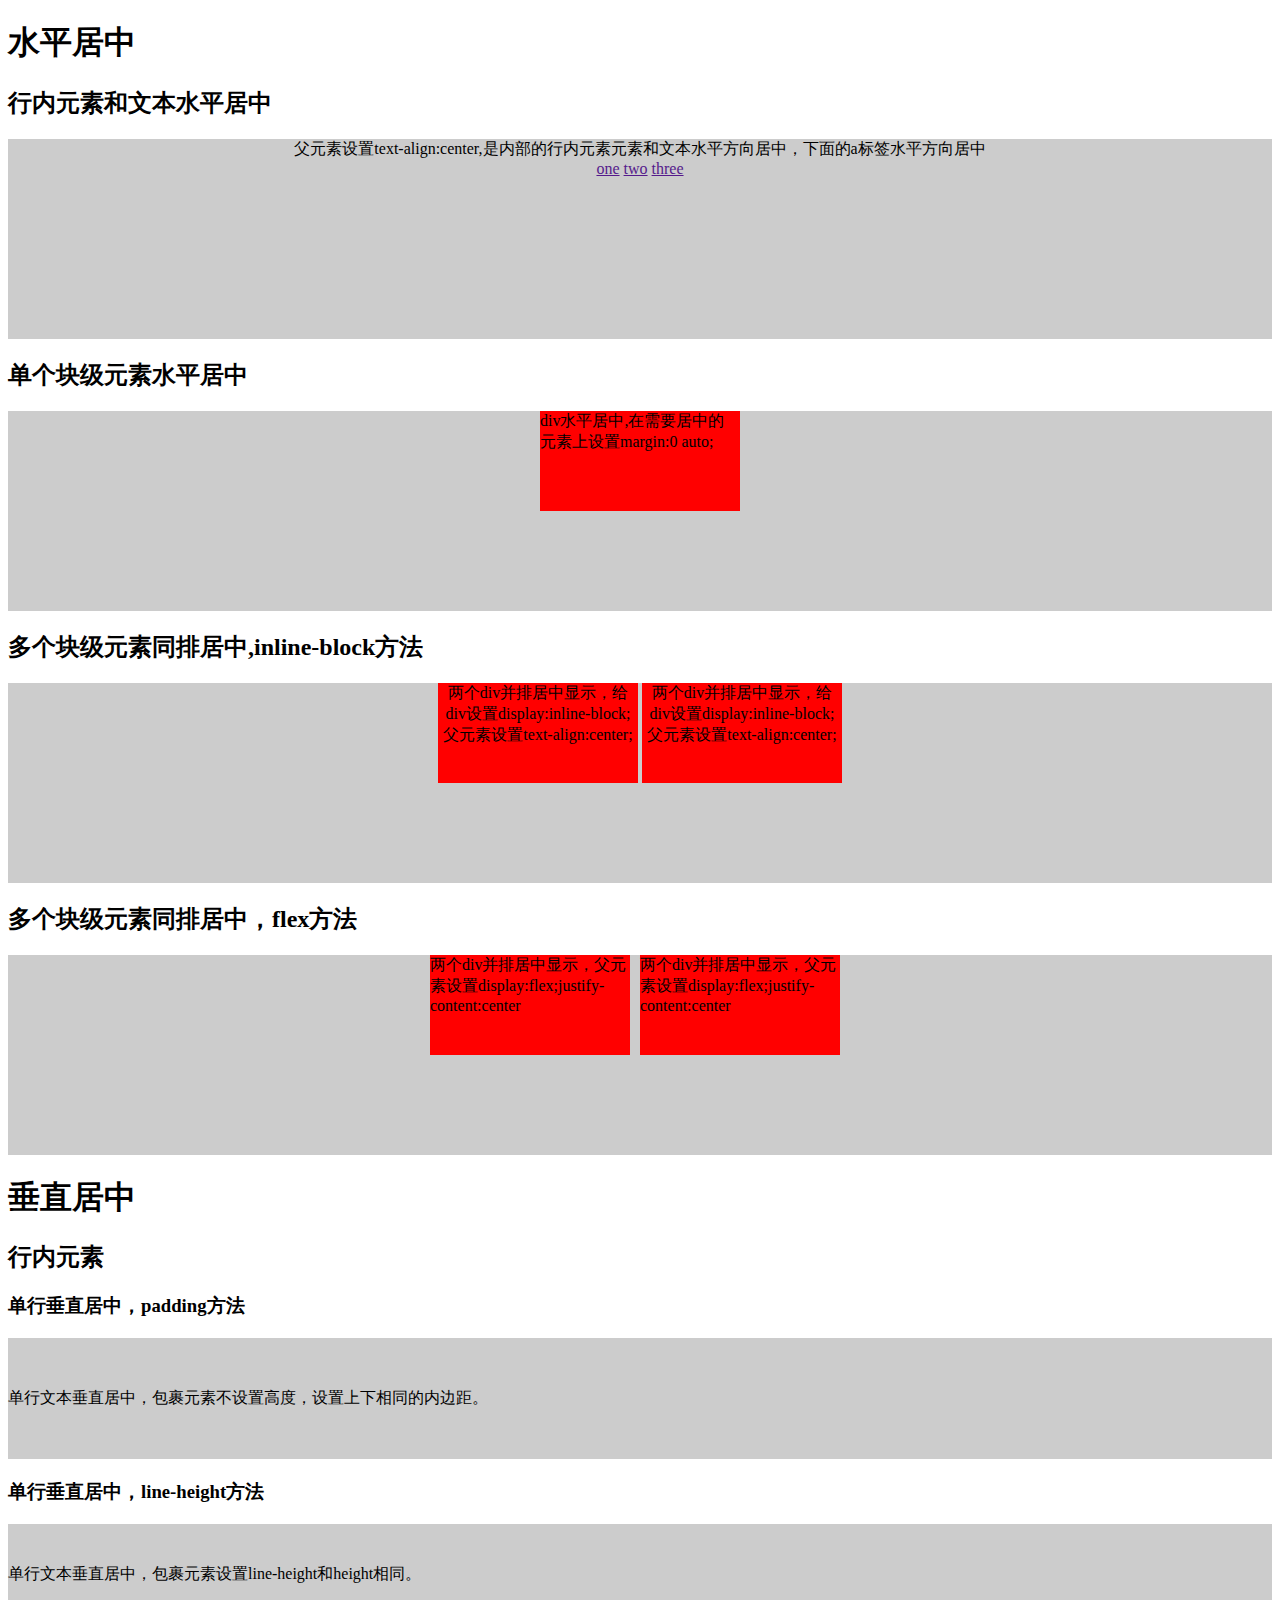
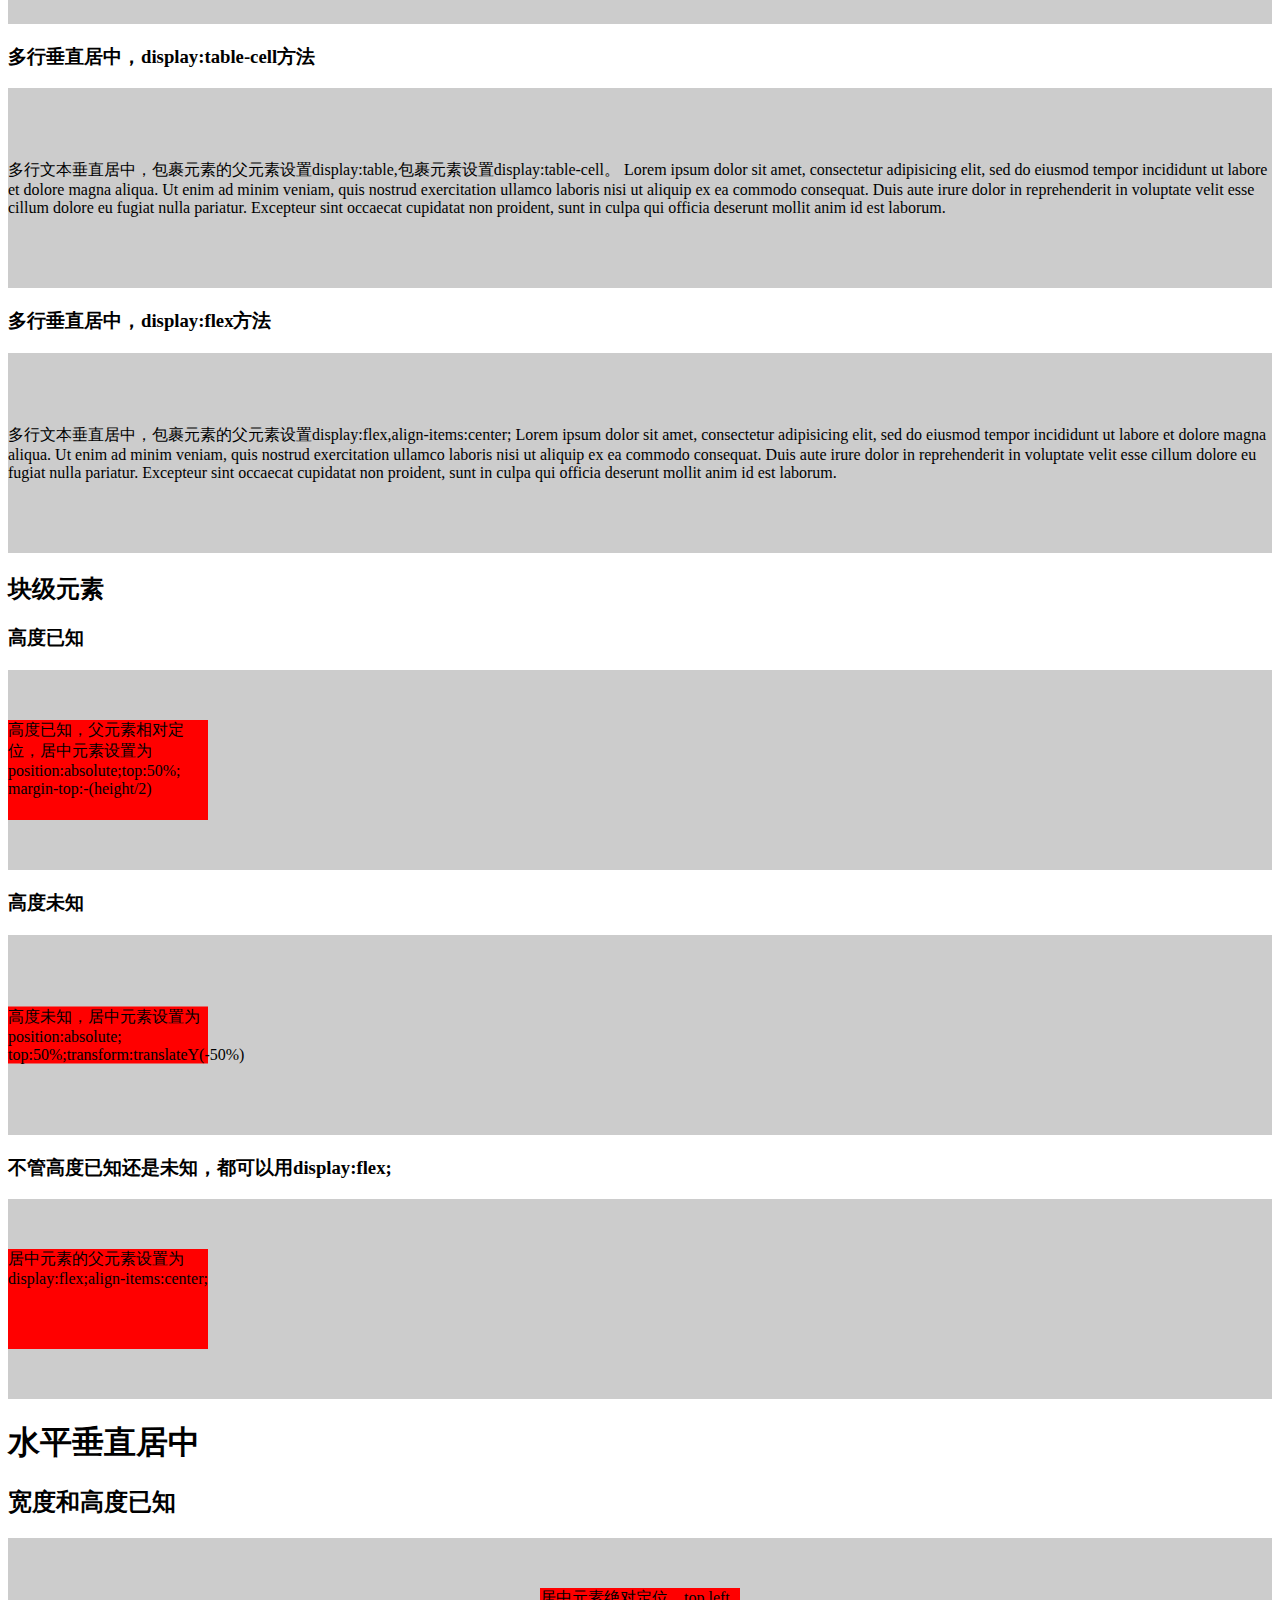
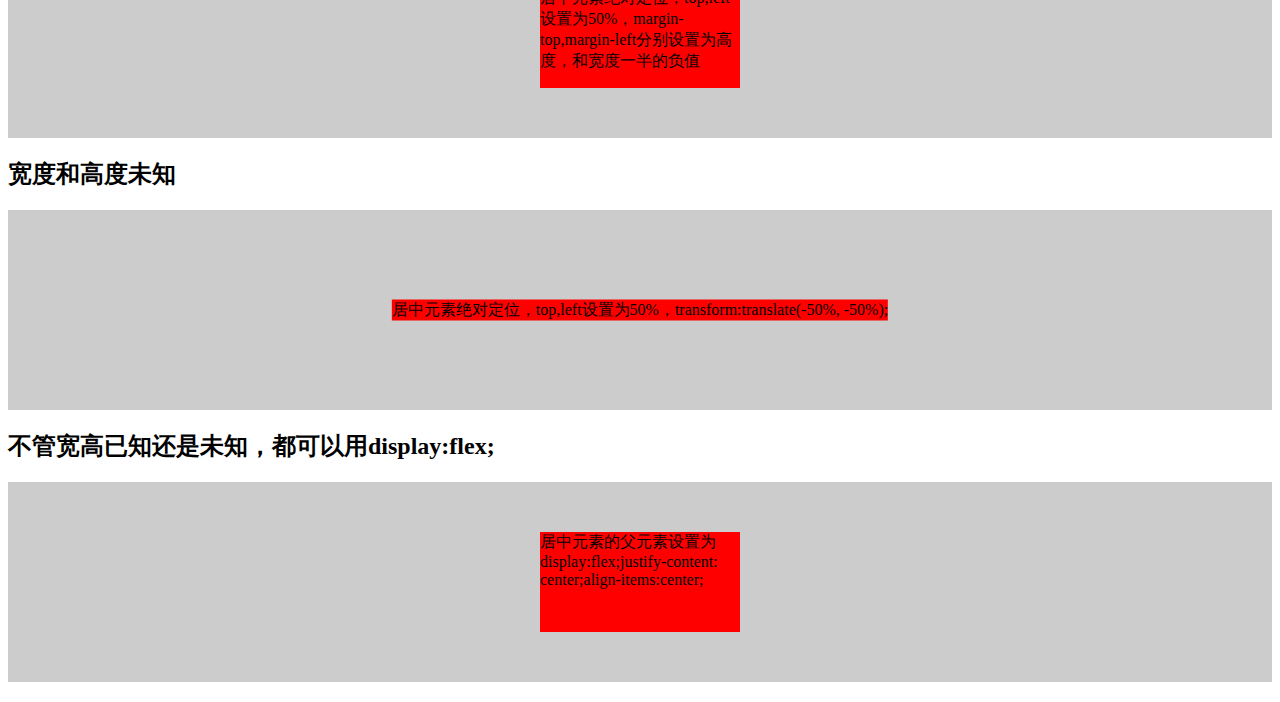
<file: center/index.html>
<!DOCTYPE html>
<html lang="en">
<head>
    <meta charset="UTF-8">
    <title>各种情况下div居中</title>
    <link rel="stylesheet" href="style.css">
</head>
<body>
    <h1>水平居中</h1>
    <h2>行内元素和文本水平居中</h2>
    <div class="wrapper wrapper1">
        父元素设置text-align:center,是内部的行内元素元素和文本水平方向居中，下面的a标签水平方向居中
        <br>
        <a href="">one</a>
        <a href="">two</a>
        <a href="">three</a>
    </div>
    <h2>单个块级元素水平居中</h2>
    <div class="wrapper">
        <div class="box box1">div水平居中,在需要居中的元素上设置margin:0 auto;</div>
    </div>
    <h2>多个块级元素同排居中,inline-block方法</h2>
    <div class="wrapper wrapper2">
        <div class="box box2">两个div并排居中显示，给div设置display:inline-block;父元素设置text-align:center;</div>
        <div class="box box3">两个div并排居中显示，给div设置display:inline-block;父元素设置text-align:center;</div>
        <br>
    </div>
    <h2>多个块级元素同排居中，flex方法</h2>
    <div class="wrapper wrapper3">
        <div class="box box4">两个div并排居中显示，父元素设置display:flex;justify-content:center</div>
        <div class="box box5">两个div并排居中显示，父元素设置display:flex;justify-content:center</div>
        <br>
    </div>
    <h1>垂直居中</h1>
    <h2>行内元素</h2>
    <h3>单行垂直居中，padding方法</h3>
    <div class="wrapper wrapper4">
        单行文本垂直居中，包裹元素不设置高度，设置上下相同的内边距。
    </div>
    <h3>单行垂直居中，line-height方法</h3>
    <div class="wrapper wrapper5">
        单行文本垂直居中，包裹元素设置line-height和height相同。
    </div>
    <h3>多行垂直居中，display:table-cell方法</h3>
    <div class="wrapper wrapper6">
        <p class="table-center">多行文本垂直居中，包裹元素的父元素设置display:table,包裹元素设置display:table-cell。       Lorem ipsum dolor sit amet, consectetur adipisicing elit, sed do eiusmod tempor incididunt ut labore et dolore magna aliqua. Ut enim ad minim veniam, quis nostrud exercitation ullamco laboris nisi ut aliquip ex ea commodo consequat. Duis aute irure dolor in reprehenderit in voluptate velit esse cillum dolore eu fugiat nulla pariatur. Excepteur sint occaecat cupidatat non proident, sunt in culpa qui officia deserunt mollit anim id est laborum.</p>
    </div>
    <h3>多行垂直居中，display:flex方法</h3>
    <div class="wrapper wrapper7">
        <p>多行文本垂直居中，包裹元素的父元素设置display:flex,align-items:center;        Lorem ipsum dolor sit amet, consectetur adipisicing elit, sed do eiusmod tempor incididunt ut labore et dolore magna aliqua. Ut enim ad minim veniam, quis nostrud exercitation ullamco laboris nisi ut aliquip ex ea commodo consequat. Duis aute irure dolor in reprehenderit in voluptate velit esse cillum dolore eu fugiat nulla pariatur. Excepteur sint occaecat cupidatat non proident, sunt in culpa qui officia deserunt mollit anim id est laborum.</p>
    </div>
    <h2>块级元素</h2>
    <h3>高度已知</h3>
    <div class="wrapper wrapper8">
        <div class="box box6">高度已知，父元素相对定位，居中元素设置为position:absolute;top:50%;
            margin-top:-(height/2)</div>
    </div>
    <h3>高度未知</h3>
    <div class="wrapper">
        <div class="box box7">高度未知，居中元素设置为position:absolute;
            top:50%;transform:translateY(-50%)</div>
    </div>
    <h3>不管高度已知还是未知，都可以用display:flex;</h3>
    <div class="wrapper wrapper9">
        <div class="box">居中元素的父元素设置为display:flex;align-items:center;</div>
    </div>
    <h1>水平垂直居中</h1>
    <h2>宽度和高度已知</h2>
    <div class="wrapper">
        <div class="box box8">居中元素绝对定位，top,left设置为50%，margin-top,margin-left分别设置为高度，和宽度一半的负值</div>
    </div>
    <h2>宽度和高度未知</h2>
    <div class="wrapper">
        <div class="box box9">居中元素绝对定位，top,left设置为50%，transform:translate(-50%, -50%);</div>
    </div>
    <h2>不管宽高已知还是未知，都可以用display:flex;</h2>
    <div class="wrapper wrapper10">
        <div class="box">居中元素的父元素设置为display:flex;justify-content: center;align-items:center;</div>
    </div>
</body>
</html>
</file>
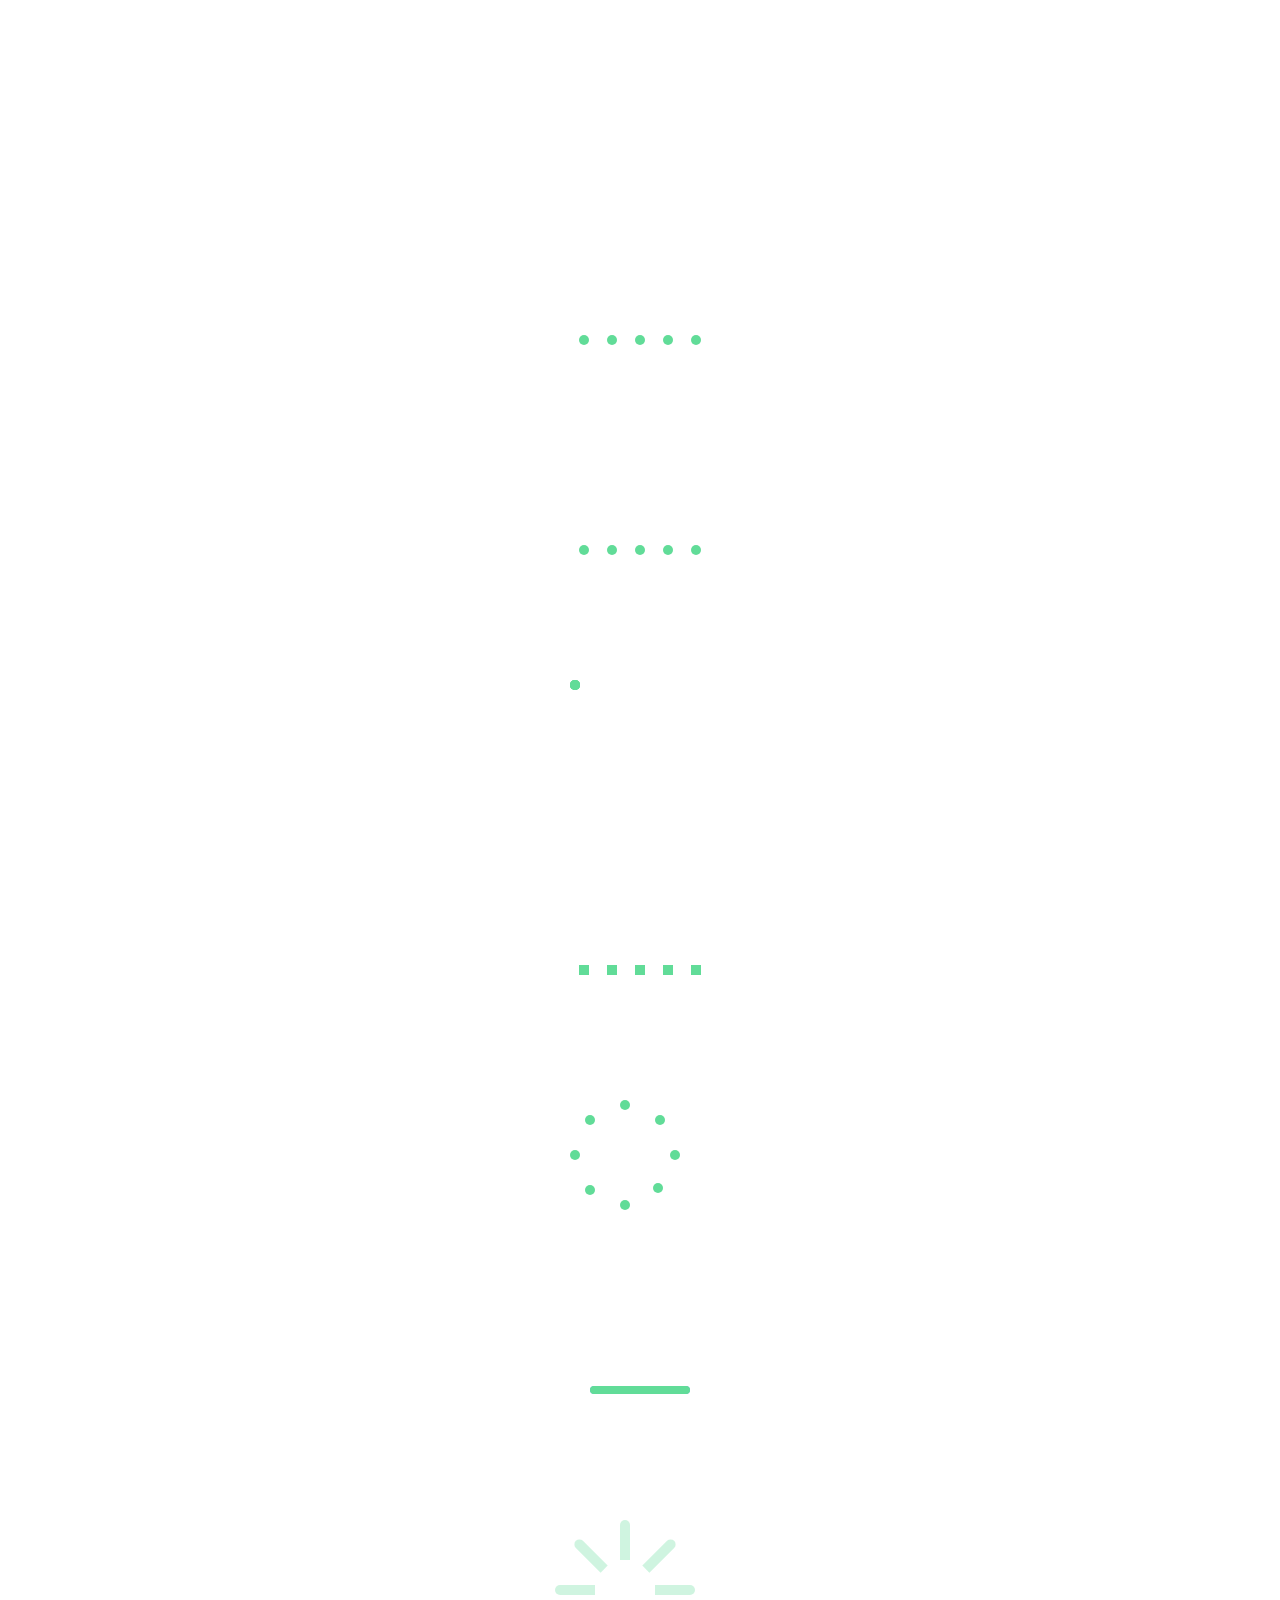
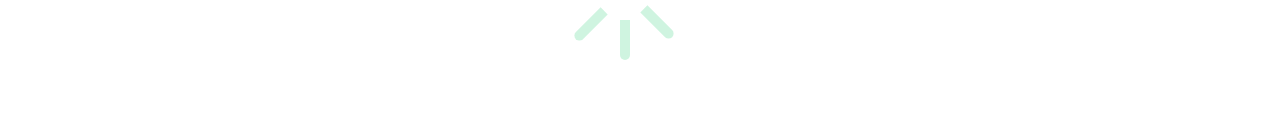
<file: loadings/index.html>
<!DOCTYPE html>
<html lang="en">
<head>
    <meta charset="UTF-8">
    <title>loadings</title>
    <style>
        .loading{
            width:140px;
            height:160px;
            margin:50px auto;
            display: -webkit-box;
            display: -ms-flexbox;
            display: flex;
            position: relative;
            -ms-flex-pack: distribute;
                justify-content: space-around;
            -webkit-box-align: center;
                -ms-flex-align: center;
                    align-items: center;
        }

        #loading1 span{
            display: inline-block;
            width:8px;
            height:40px;
            border-radius: 4px;
            -webkit-animation: load1 1s infinite;
                    animation: load1 1s infinite;
        }
        @-webkit-keyframes load1 {
            0%, 100% {
                height:40px;
                background: #61DC98;
            }
            50% {
                height:100px;
                background: #6EB4D6;
            }
        }
        @keyframes load1 {
            0%, 100% {
                height:40px;
                background: #61DC98;
            }
            50% {
                height:100px;
                background: #6EB4D6;
            }
        }
        #loading1 span:nth-child(2){
            -webkit-animation-delay: .2s;
                    animation-delay: .2s;
        }
        #loading1 span:nth-child(3){
            -webkit-animation-delay: .4s;
                    animation-delay: .4s;
        }
        #loading1 span:nth-child(4){
            -webkit-animation-delay: .6s;
                    animation-delay: .6s;
        }
        #loading1 span:nth-child(5){
            -webkit-animation-delay: .8s;
                    animation-delay: .8s;
        }

        #loading2 span{
            display: inline-block;
            width:10px;
            height:10px;
            border-radius: 50%;
            background:#61DC98;
            -webkit-animation: load2 1s infinite;
                    animation: load2 1s infinite;
        }
        @-webkit-keyframes load2 {
            0%, 100%{
                opacity: 0.1;
            }
            50%{
                opacity: 1;
            }
        }
        @keyframes load2 {
            0%, 100%{
                opacity: 0.1;
                background:#61DC98;
            }
            50%{
                opacity: 1;
                background: #6EB4D6;
            }
        }
        #loading2 span:nth-child(2){
            -webkit-animation-delay: .2s;
                    animation-delay: .2s;
        }
        #loading2 span:nth-child(3){
            -webkit-animation-delay: .4s;
                    animation-delay: .4s;
        }
        #loading2 span:nth-child(4){
            -webkit-animation-delay: .6s;
                    animation-delay: .6s;
        }
        #loading2 span:nth-child(5){
            -webkit-animation-delay: .8s;
                    animation-delay: .8s;
        }

        #loading3 span{
            display: inline-block;
            width:10px;
            height:10px;
            border-radius: 50%;
            background:#61DC98;
            -webkit-animation: load3 1s infinite;
                    animation: load3 1s infinite;
        }
        @-webkit-keyframes load3 {
            0%, 100%{
                opacity: 0.1;
                -webkit-transform: scale(0.1);
                        transform: scale(0.1);
            }
            50%{
                opacity: 1;
                -webkit-transform: scale(1.3);
                        transform: scale(1.3);
            }
        }
        @keyframes load3 {
            0%, 100%{
                opacity: 0.1;
                background:#61DC98;
                -webkit-transform: scale(0.1);
                        transform: scale(0.1);
            }
            50%{
                opacity: 1;
                background: #6EB4D6;
                -webkit-transform: scale(1.3);
                        transform: scale(1.3);
            }
        }
        #loading3 span:nth-child(2){
            -webkit-animation-delay: .2s;
                    animation-delay: .2s;
        }
        #loading3 span:nth-child(3){
            -webkit-animation-delay: .4s;
                    animation-delay: .4s;
        }
        #loading3 span:nth-child(4){
            -webkit-animation-delay: .6s;
                    animation-delay: .6s;
        }
        #loading3 span:nth-child(5){
            -webkit-animation-delay: .8s;
                    animation-delay: .8s;
        }

        #loading4{
            display: block;
        }
        #loading4 span{
            display: inline-block;
            width:10px;
            height:10px;
            position: absolute;
            border-radius: 50%;
            background:#61DC98;
            -webkit-animation: load4 1s ease-in infinite alternate;
                    animation: load4 1s ease-in infinite alternate;
        }
        @-webkit-keyframes load4 {
            0%{
                opacity: 1;
                -webkit-transform: translate(10px);
                        transform: translate(10px);
            }
            100%{
                opacity: .1;
                -webkit-transform:translate(120px);
                        transform:translate(120px);
            }
        }
        @keyframes load4 {
            0%{
                opacity: 1;
                -webkit-transform: translate(10px);
                        transform: translate(10px);
            }
            100%{
                opacity: .1;
                -webkit-transform:translate(120px);
                        transform:translate(120px);
            }
        }
        #loading4 span:nth-child(2){
            -webkit-animation-delay: .2s;
                    animation-delay: .2s;
        }
        #loading4 span:nth-child(3){
            -webkit-animation-delay: .4s;
                    animation-delay: .4s;
        }
        #loading4 span:nth-child(4){
            -webkit-animation-delay: .6s;
                    animation-delay: .6s;
        }
        #loading4 span:nth-child(5){
            -webkit-animation-delay: .8s;
                    animation-delay: .8s;
        }

        #loading5 span{
            display: inline-block;
            width:10px;
            height:10px;
            background:#61DC98;
            -webkit-transform-origin: right bottom;
                    transform-origin: right bottom;
            -webkit-animation: load5 1s infinite;
                    animation: load5 1s infinite;
        }
        @-webkit-keyframes load5 {
            0%{
                opacity: 1;
            }
            100%{
                opacity: .1;
                -webkit-transform: rotate(90deg);
                        transform: rotate(90deg);
            }
        }
        @keyframes load5 {
            0%{
                opacity: 1;
            }
            100%{
                opacity: .1;
                -webkit-transform: rotate(90deg);
                        transform: rotate(90deg);
            }
        }
        #loading5 span:nth-child(2){
            -webkit-animation-delay: .2s;
                    animation-delay: .2s;
        }
        #loading5 span:nth-child(3){
            -webkit-animation-delay: .4s;
                    animation-delay: .4s;
        }
        #loading5 span:nth-child(4){
            -webkit-animation-delay: .6s;
                    animation-delay: .6s;
        }
        #loading5 span:nth-child(5){
            -webkit-animation-delay: .8s;
                    animation-delay: .8s;
        }
        #loading6{
            display: block;
        }
        #loading6 span{
            width:10px;
            height:10px;
            border-radius: 50%;
            display: block;
            position: absolute;
            background:#61DC98;
            -webkit-animation: load6 1.6s infinite;
                    animation: load6 1.6s infinite
        }
        @-webkit-keyframes load6 {
            0%{
                opacity: 1;
                -webkit-transform: scale(1.3);
                        transform: scale(1.3);
            }
            100%{
                opacity: .3;
                -webkit-transform:scale(.3);
                        transform:scale(.3);
            }
        }
        @keyframes load6 {
            0%{
                opacity: 1;
                -webkit-transform: scale(1.3);
                        transform: scale(1.3);
            }
            100%{
                opacity: .3;
                -webkit-transform:scale(.3);
                        transform:scale(.3);
            }
        }
        #loading6 span:nth-child(1){
            top:0;
            left:50px;
        }
        #loading6 span:nth-child(2){
            top:14.65px;
            left:85.35px;
            -webkit-animation-delay: .2s;
                    animation-delay: .2s
        }
        #loading6 span:nth-child(3){
            top:50px;
            left:100px;
            -webkit-animation-delay: .4s;
                    animation-delay: .4s
        }
        #loading6 span:nth-child(4){
            top:83.35px;
            left:83.35px;
            -webkit-animation-delay: .6s;
                    animation-delay: .6s
        }
        #loading6 span:nth-child(5){
            top:100px;
            left:50px;
            -webkit-animation-delay: .8s;
                    animation-delay: .8s
        }
        #loading6 span:nth-child(6){
            top:85.35px;
            left:14.65px;
            -webkit-animation-delay: 1s;
                    animation-delay: 1s
        }
        #loading6 span:nth-child(7){
            top:50px;
            left:0;
            -webkit-animation-delay: 1.2s;
                    animation-delay: 1.2s
        }
        #loading6 span:nth-child(8){
            top:14.65px;
            left:14.65px;
            -webkit-animation-delay: 1.4s;
                    animation-delay: 1.4s
        }

        #loading7 div{
            width:100px;
            height:8px;
            border-radius: 4px;
            background: #6EB4D6;
            position: relative;
            overflow: hidden;
        }
        #loading7 div span{
            display: block;
            width:100%;
            height:100%;
            border-radius: 3px;
            background: #61DC98;
            -webkit-animation: load7 3s linear infinite;
                    animation: load7 3s linear infinite;
        }
        @-webkit-keyframes load7 {
            0%{
                -webkit-transform: translate(-100px);
            }
            50%{
                -webkit-transform: translate(0);
            }
            100%{
                -webkit-transform: translate(100px);
            }
        }
        @keyframes load7 {
            0%{
                -webkit-transform: translate(-100px);
            }
            50%{
                -webkit-transform: translate(0);
            }
            100%{
                -webkit-transform: translate(100px);
            }
        }

        #loading8{
            display: block;
        }
        #loading8 span{
            width:10px;
            height:40px;
            border-top-left-radius: 5px;
            border-top-right-radius: 5px;
            display: inline-block;
            position: absolute;
            background:#61DC98;
            opacity: .3;
            -webkit-animation: load8 1.6s infinite;
                    animation: load8 1.6s infinite
        }
        @-webkit-keyframes load8 {
            0%{
                opacity: 1;
            }
            100%{
                opacity: .3;
            }
        }
        @keyframes load8 {
            0%{
                opacity: 1;
            }
            100%{
                opacity: .3;
            }
        }
        #loading8 span:nth-child(1){
            top:0;
            left:50px;
        }
        #loading8 span:nth-child(2){
            top:14.65px;
            left:85.35px;
            -webkit-transform: rotate(45deg);
                    transform: rotate(45deg);
            -webkit-animation-delay: .2s;
                    animation-delay: .2s;
        }
        #loading8 span:nth-child(3){
            top:50px;
            left:100px;
            -webkit-transform: rotate(90deg);
                    transform: rotate(90deg);
            -webkit-animation-delay: .4s;
                    animation-delay: .4s;
        }
        #loading8 span:nth-child(4){
            top:83.35px;
            left:83.35px;
            -webkit-transform: rotate(135deg);
                    transform: rotate(135deg);
            -webkit-animation-delay: .6s;
                    animation-delay: .6s;
        }
        #loading8 span:nth-child(5){
            top:100px;
            left:50px;
            -webkit-transform: rotate(180deg);
                    transform: rotate(180deg);
            -webkit-animation-delay: .8s;
                    animation-delay: .8s;
        }
        #loading8 span:nth-child(6){
            top:85.35px;
            left:14.65px;
            -webkit-transform: rotate(225deg);
                    transform: rotate(225deg);
            -webkit-animation-delay: 1s;
                    animation-delay: 1s;
        }
        #loading8 span:nth-child(7){
            top:50px;
            left:0;
            -webkit-transform: rotate(270deg);
                    transform: rotate(270deg);
            -webkit-animation-delay: 1.2s;
                    animation-delay: 1.2s;
        }
        #loading8 span:nth-child(8){
            top:14.65px;
            left:14.65px;
            -webkit-transform: rotate(315deg);
                    transform: rotate(315deg);
            -webkit-animation-delay: 1.4s;
                    animation-delay: 1.4s;
        }
    </style>
</head>
<body>
    <div class="loading" id="loading1">
        <span></span>
        <span></span>
        <span></span>
        <span></span>
        <span></span>
    </div>
    <div class="loading" id="loading2">
        <span></span>
        <span></span>
        <span></span>
        <span></span>
        <span></span>
    </div>
    <div class="loading" id="loading3">
        <span></span>
        <span></span>
        <span></span>
        <span></span>
        <span></span>
    </div>
    <div class="loading" id="loading4">
        <span></span>
        <span></span>
        <span></span>
        <span></span>
        <span></span>
    </div>
    <div class="loading" id="loading5">
        <span></span>
        <span></span>
        <span></span>
        <span></span>
        <span></span>
    </div>
    <div class="loading" id="loading6">
        <span></span>
        <span></span>
        <span></span>
        <span></span>
        <span></span>
        <span></span>
        <span></span>
        <span></span>
    </div>
    <div class="loading" id="loading7">
        <div>
            <span></span>
        </div>
    </div>
    <div class="loading" id="loading8">
        <span></span>
        <span></span>
        <span></span>
        <span></span>
        <span></span>
        <span></span>
        <span></span>
        <span></span>
    </div>
</body>
</html>
</file>
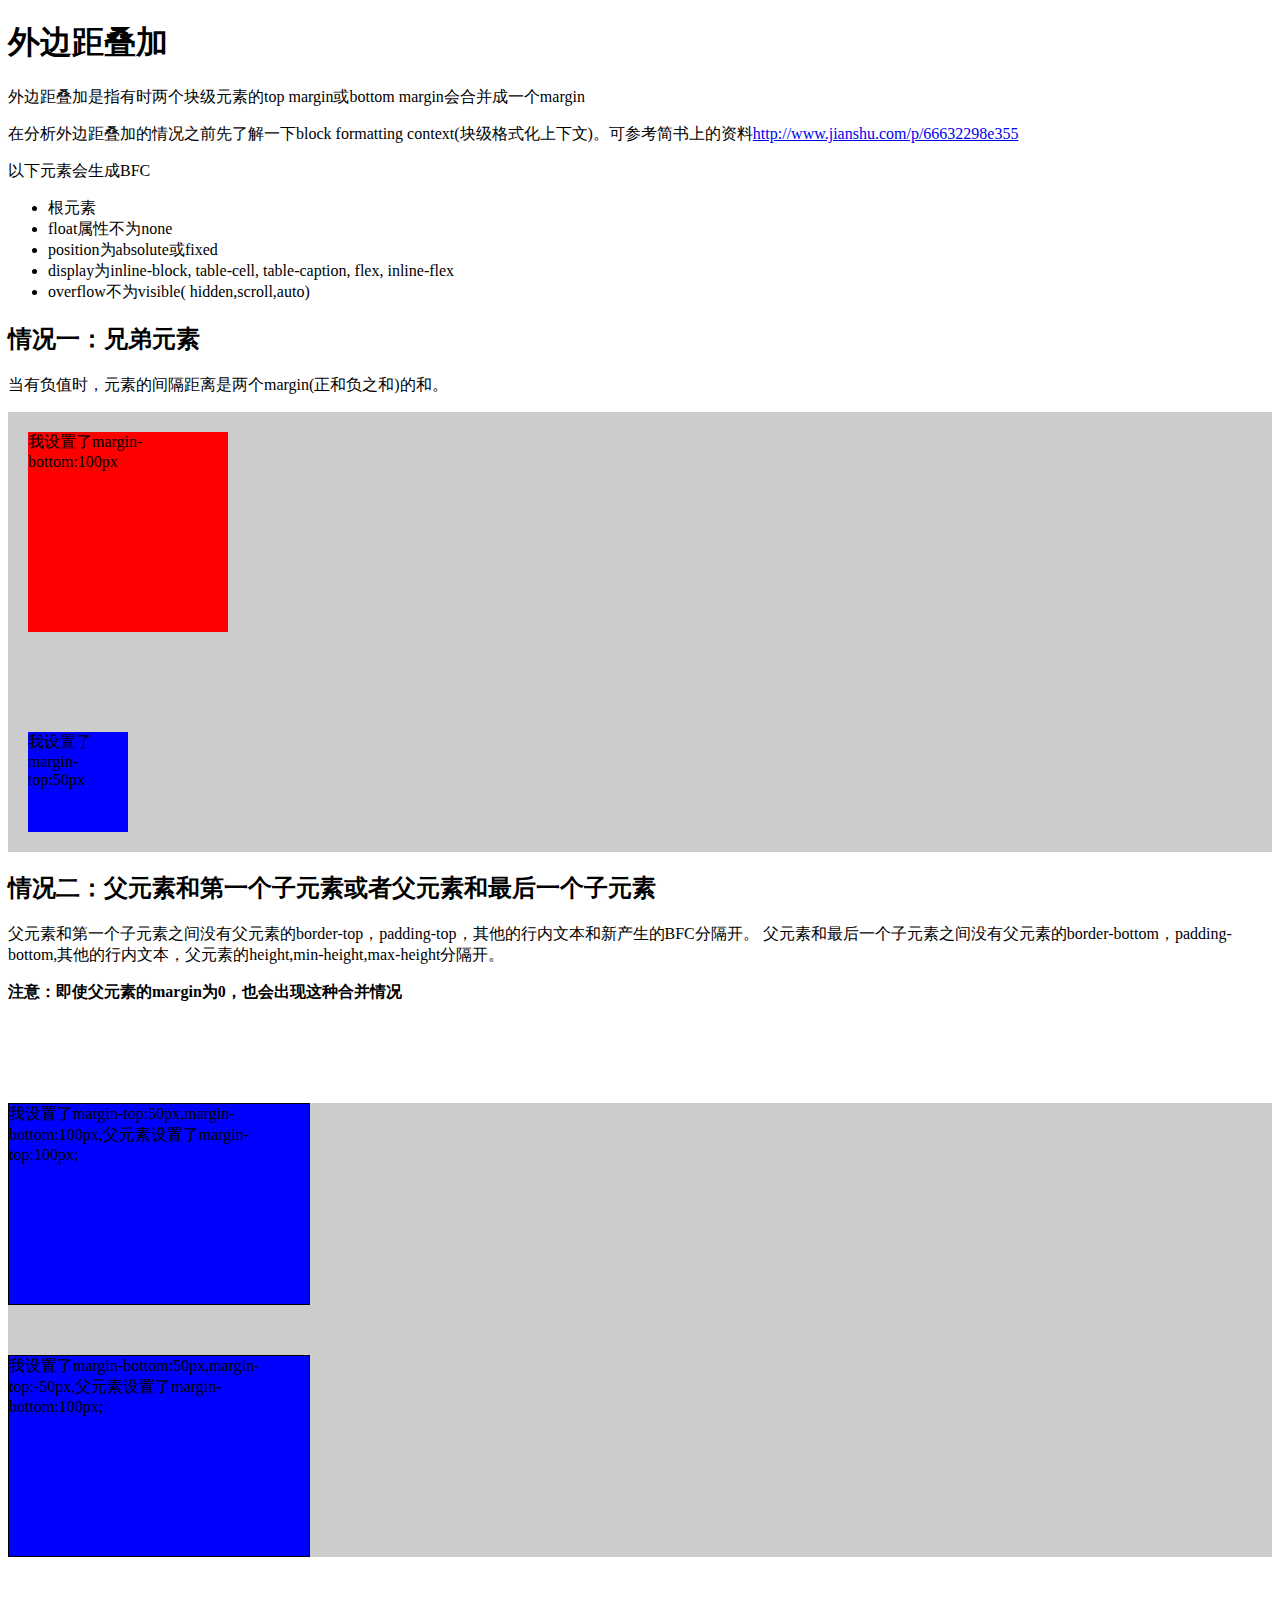
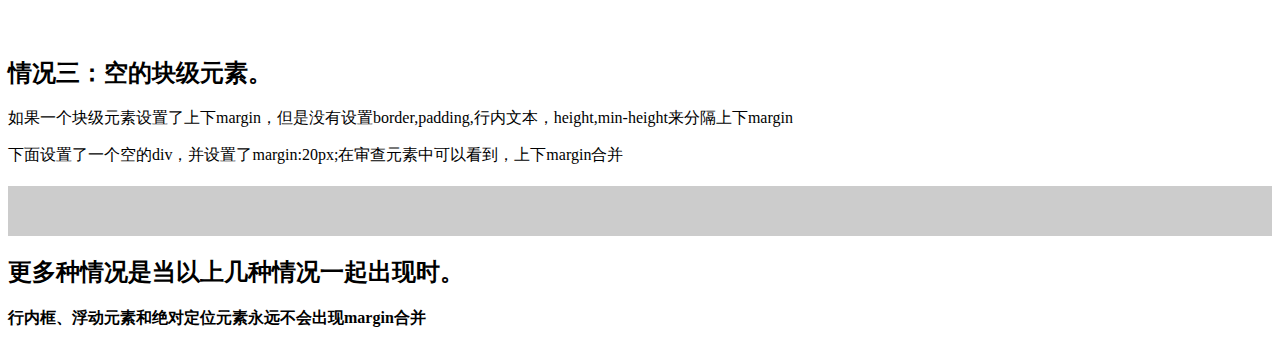
<file: margincollapse/index.html>
<!DOCTYPE html>
<html lang="en">
<head>
    <meta charset="UTF-8">
    <title>Document</title>
    <style>
        .container1{
            padding:20px;
            background: #ccc;
        }
        .box1{
            width:200px;
            height:200px;
            background: red;
            margin-bottom:100px;
        }
        .box2{
            width:100px;
            height:100px;
            background: blue;
            margin-top:50px;
        }
        .container2{
            margin-top:100px;
            margin-bottom: 100px;
            background: #ccc;
        }
        .box3{
            width:300px;
            height:200px;
            background: blue;
            margin-top:50px;
            margin-bottom: 100px;
            border:1px solid #000;
        }
        .box4{
            width:300px;
            height:200px;
            background: blue;
            margin-top:-50px;
            margin-bottom:50px;
            border:1px solid #000;
        }
        .box5{
            margin:20px;

        }
        .container3{
            background: #ccc;
            min-height:50px;
        }
    </style>
</head>
<body>
    <h1>外边距叠加</h1>
    <p>外边距叠加是指有时两个块级元素的top margin或bottom margin会合并成一个margin</p>
    <p>在分析外边距叠加的情况之前先了解一下block formatting context(块级格式化上下文)。可参考简书上的资料<a href="http://www.jianshu.com/p/66632298e355">http://www.jianshu.com/p/66632298e355</a></p>
    <p>以下元素会生成BFC</p>
    <ul>
        <li>根元素</li>
        <li>float属性不为none</li>
        <li>position为absolute或fixed</li>
        <li>display为inline-block, table-cell, table-caption, flex, inline-flex</li>
        <li>overflow不为visible( hidden,scroll,auto)</li>
    </ul>

    <h2>情况一：兄弟元素</h2>
    <p>当有负值时，元素的间隔距离是两个margin(正和负之和)的和。</p>
    <div class="container1">
        <div class="box1">我设置了margin-bottom:100px</div>
        <div class="box2">我设置了margin-top:50px</div>
    </div>
    <h2>情况二：父元素和第一个子元素或者父元素和最后一个子元素</h2>
    <p>
        父元素和第一个子元素之间没有父元素的border-top，padding-top，其他的行内文本和新产生的BFC分隔开。
        父元素和最后一个子元素之间没有父元素的border-bottom，padding-bottom,其他的行内文本，父元素的height,min-height,max-height分隔开。
    </p>
    <b>注意：即使父元素的margin为0，也会出现这种合并情况</b>
    <div class="container2">
        <div class="box3">我设置了margin-top:50px,margin-bottom:100px,父元素设置了margin-top:100px;</div>
        <div class="box4">我设置了margin-bottom:50px,margin-top:-50px,父元素设置了margin-bottom:100px;</div>
    </div>
    <h2>情况三：空的块级元素。</h2>
    <p>如果一个块级元素设置了上下margin，但是没有设置border,padding,行内文本，height,min-height来分隔上下margin</p>
    <p>下面设置了一个空的div，并设置了margin:20px;在审查元素中可以看到，上下margin合并</p>
    <div class="container3">
        <div class="box5"></div>
    </div>
    <h2>更多种情况是当以上几种情况一起出现时。</h2>
    <b>行内框、浮动元素和绝对定位元素永远不会出现margin合并</b>
    <script>
        var box = document.getElementById('box');
        box.style.width = '500px';
    </script>
</body>
</html>
</file>
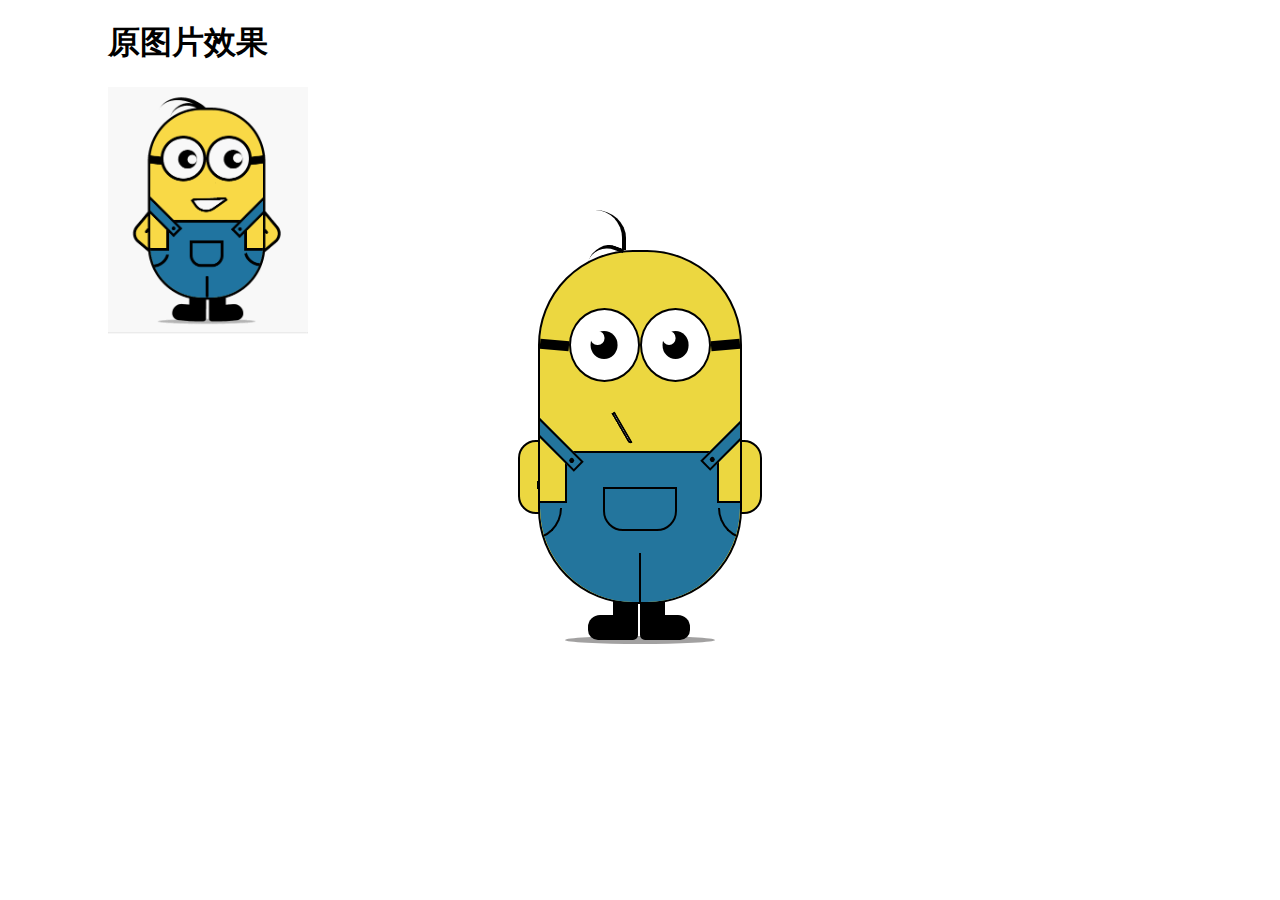
<file: minions/index.html>
<!DOCTYPE html>
<html lang="en">
<head>
    <meta charset="UTF-8">
    <title>Minions By CSS3</title>
    <link rel="stylesheet" href="style.css">
</head>
<body>
    <div style="margin-left: 100px">
        <h1>原图片效果</h1>
        <img src="minions.gif" style="width: 200px;" alt="">
    </div>
    <div class="minions">
        <div class="head">
            <div class="hair">
                <div class="hair-1"></div>
                <div class="hair-2"></div>
            </div>
            <div class="eyes">
                <div class="left-black"></div>
                <div class="left-eye-big">
                    <div class="eye-middle">
                        <div class="eye-small"></div>
                    </div>
                </div>
                <div class="right-eye-big">
                    <div class="eye-middle">
                        <div class="eye-small"></div>
                    </div>
                </div>
                <div class="right-black"></div>
            </div>
            <div class="mouth"></div>
        </div>
        <div class="body">
            <div class="pants">
                <div class="pants-top"></div>
                <div class="left-shoulder-strap">
                    <span class="left-fastener"></span>
                </div>
                <div class="right-shoulder-strap">
                    <span class="right-fastener"></span>
                </div>
                <div class="pocket"></div>
                <span class="left-line"></span>
                <span class="right-line"></span>
                <span class="middle-line"></span>
            </div>
        </div>
        <div class="arms">
            <div class="left-arm">
                <span class="left-arm-line"></span>
            </div>
            <div class="right-arm">
                <span class="right-arm-line"></span>
            </div>
        </div>
        <div class="feet">
            <div class="left-foot-wrap">
                <div class="left-leg"></div>
                <div class="left-foot"></div>
            </div>
            <div class="right-foot-wrap">
                <div class="right-leg"></div>
                <div class="right-foot"></div>
            </div>
            <div class="left-shadow"></div>
        </div>
    </div>
</body>
</html>
</file>
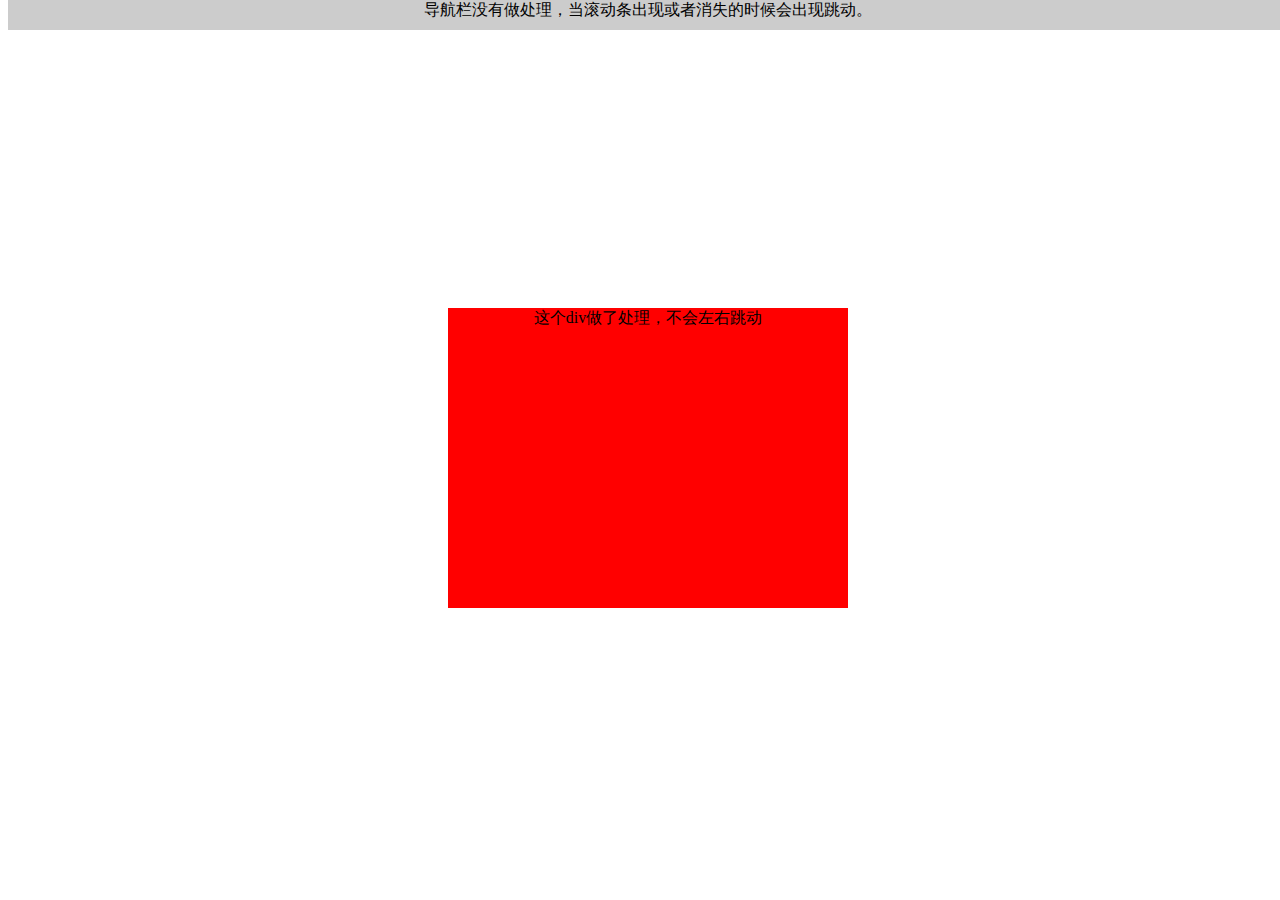
<file: scrollbar/demo1.html>
<!DOCTYPE html>
<html lang="en">
<head>
  <meta charset="UTF-8">
  <title>Document</title>
  <style>
    body{
      overflow-x: hidden;
    }
    nav{
      position: absolute;
      top:0;
      height:30px;
      width:100%;
      background:#ccc;
      text-align: center;
    }
    .container{
      /*margin-left:calc(100vw - 100%);*/
      padding-left:calc(100vw - 100%);
      padding-top:100px;
    }
    .demo{
      width:400px;
      height:300px;
      margin:200px auto;
      text-align: center;
      background:red;
      -webkit-animation:downtoup 2s infinite alternate;
              animation:downtoup 2s infinite alternate;
    }
    @-webkit-keyframes downtoup {
      0%{
        height:0;
      }
      100%{
        height:60vh;
      }
    }
    @keyframes downtoup {
      0%{
        height:0;
      }
      100%{
        height:60vh;
      }
    }
  </style>
</head>
<body>
    <nav class="nav">导航栏没有做处理，当滚动条出现或者消失的时候会出现跳动。</nav>
    <div class="container">
        <div class="demo">这个div做了处理，不会左右跳动</div>
    </div>
</body>
</html>
</file>
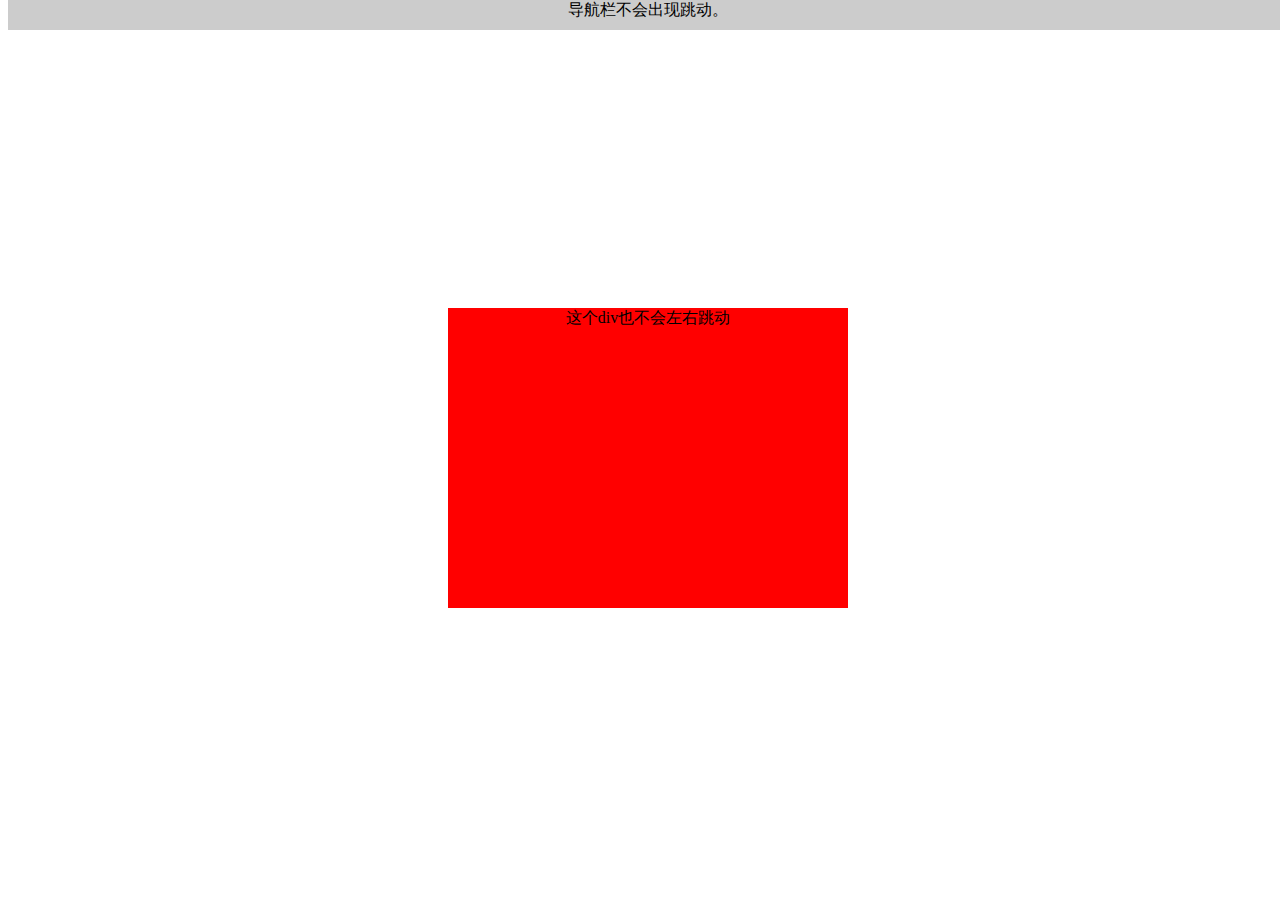
<file: scrollbar/demo2.html>
<!DOCTYPE html>
<html lang="en">
<head>
  <meta charset="UTF-8">
  <title>Document</title>
  <style>
    html{
        overflow-y: scroll;
    }
    body{
      width:100vw;
      overflow: hidden;
    }
    nav{
      position: absolute;
      top:0;
      height:30px;
      width:100%;
      background:#ccc;
      text-align: center;
    }
    .container{
      /*margin-left:calc(100vw - 100%);*/
      padding-left:calc(100vw - 100%);
      padding-top:100px;
    }
    .demo{
      width:400px;
      height:300px;
      margin:200px auto;
      text-align: center;
      background:red;
      -webkit-animation:downtoup 2s infinite alternate;
              animation:downtoup 2s infinite alternate;
    }
    @-webkit-keyframes downtoup {
      0%{
        height:0;
      }
      100%{
        height:260vh;
      }
    }
    @keyframes downtoup {
      0%{
        height:0;
      }
      100%{
        height:260vh;
      }
    }
  </style>
</head>
<body>
    <nav class="nav">导航栏不会出现跳动。</nav>
    <div class="container">
        <div class="demo">这个div也不会左右跳动</div>
    </div>
</body>
</html>
</file>
<file: center/style.css>
.wrapper{
    width:100%;
    height:200px;
    background:#ccc;
    margin-bottom:20px;
    position: relative;
}
.box{
    width:200px;
    height:100px;
    background:red;
}
.wrapper1{
    text-align: center;
}
.box1{
    margin:0 auto;
}
.wrapper2{
    text-align: center;
}
.box2, .box3{
    display: inline-block;
}
.wrapper3{
    display: flex;
    justify-content: center;
}
.box4, .box5{
    margin-right:10px;
}
.wrapper4{
    height:auto;
    padding:50px 0;
}
.click{
    padding:20px 20px;
    margin:0 20px;
    background:#000;
    color:#fff;
}
.wrapper5{
    height:100px;
    line-height: 100px;
}
.wrapper6{
    display: table;
}
.wrapper6 .table-center{
    display: table-cell;
    vertical-align: middle;
}
.wrapper7{
    display: flex;
    align-items: center;
    /*flex-direction: column;
    justify-content: center;*/
}
.wrapper8{

}
.box6{
    position:absolute;
    top:50%;
    margin-top:-50px;
}
.box7{
    position:absolute;
    height:auto;
    top:50%;
    transform: translateY(-50%);
}
.wrapper9{
    display: flex;
    align-items: center;
}
.box8{
    position:absolute;
    top:50%;
    left:50%;
    margin-top:-50px;
    margin-left:-100px;
}
.box9{
    position:absolute;
    width:auto;
    height:auto;
    top:50%;
    left:50%;
    transform: translate(-50%, -50%);
}
.wrapper10{
    display: flex;
    justify-content: center;
    align-items: center;
}
</file>
<file: minions/style.css>
.minions{
    width: 300px;
    height: 400px;
    position: absolute;
    top:50%;
    left:50%;
    transform: translate(-50%, -50%);
}
.head{
    position: absolute;
    width: 200px;
    left: 50%;
    transform: translate(-50%);
    z-index: 10;
}
.head .hair{
    position: absolute;
    left: 50%;
    top: -20px;
    transform: translate(-200%, 2px);
}
.head .hair-1{
    position: absolute;
    width: 40px;
    height: 40px;
    top: -22px;
    left: 10px;
    border-top-right-radius: 70%;
    border-right: 4px solid #000;
    transform-origin: 100% 100%;
    animation: hair-move 2s ease-in-out infinite;
}
@keyframes hair-move {
    0%{
        transform: rotate(-50deg);
    }
    70%{
        transform: rotate(-60deg);
    }
    100%{
        transform: rotate(-50deg);
    }
}
.head .hair-2{
    width: 30px;
    height: 30px;
    border-top-right-radius: 70%;
    border-right: 4px solid #000;
    transform: rotate(-70deg) translate(-7px, 19px);
}
.eyes{
    position: absolute;
    top: 70px;
    height: 50px;
    width: 100%;
    display: flex;
    align-items: center;
}
.eyes > div {
    display: inline-block;
}
.eyes .left-black, .eyes .right-black{
    width: 30px;
    height: 10px;
    background-color: #000;
}
.left-black{
    transform: rotate(5deg);
}
.right-black{
    transform: rotate(-5deg);
}
.eyes .left-eye-big, .eyes .right-eye-big{
    width: 70px;
    height: 70px;
    border-radius: 50%;
    border: 2px solid #000;
    background: #fff;
    position: relative;
}
.eye-middle{
    width: 40%;
    height: 40%;
    border-radius: 50%;
    background: #000;
    position: absolute;
    top: 50%;
    left: 50%;
    transform: translate(-50%, -50%);
    animation: middle-eye-move 4s infinite;
}
@keyframes middle-eye-move {
    0%{
        left: 30%;
    }
    25%{
        left: 50%;
    }
    50%{
        left: 70%;
    }
    75%{
        left: 50%;
    }
    100%{
        left: 30%;
    }
}
.eye-small{
    width: 50%;
    height: 50%;
    border-radius: 50%;
    background: #fff;
    position: absolute;
    animation: small-eye-move 4s infinite;
}
@keyframes small-eye-move {
    0%{
        transform: translate(20%, 70%);
    }
    25%{
        transform: translate(80%, 30%);
    }
    50%{
        transform: translate(80%, 70%);
    }
    75%{
        transform: translate(80%, 30%);
    }
    100%{
        transform: translate(20%, 70%);
    }
}
.mouth{
    position: absolute;
    top: 160px;
    left: 80px;
    border: 2px solid #000;
    border-bottom-left-radius: 20px;
    background: #fff;
    transform: rotate(-30deg);
    animation: mouth-move 3s infinite;
}
@keyframes mouth-move {
    0%, 20%, 100%{
        width: 40px;
        height: 20px;
    }
    10%{
        width: 30px;
        height: 20px;
    }
}
.mouth::before{
    content: '';
    display: block;
    height: 30px;
    background: #ECD740;
    transform: rotate(30deg) translate(-7px, -19px);
    border-bottom: 2px solid #000;
    animation: mouth-before-move 3s infinite;
}
@keyframes mouth-before-move {
    0%, 20%, 100%{
        width: 49px;
    }
    10%{
        width: 40px;
    }
}
.body{
    width: 200px;
    height: 350px;
    margin: 0 auto;
    background: #ECD740;
    border-radius: 95px;
    border: 2px solid #000;
    position: relative;
    overflow: hidden;
}
.pants{
    width: 200px;
    height: 100px;
    border-radius: 0 0 95px 95px;
    border-top: 2px solid #000;
    background: #23759D;
    position: absolute;
    bottom:-1px;

}
.pants-top{
    width: 150px;
    height:50px;
    background:#23759D;
    position: absolute;
    top:-52px;
    left: 25px;
    border:2px solid #000;
    border-bottom: none;
}
.left-shoulder-strap, .right-shoulder-strap{
    width: 100px;
    height:10px;
    border: 2px solid #000;
    background: #23759D;
}
.left-shoulder-strap{
    transform: translate(-50px, -80px) rotate(45deg);
}
.right-shoulder-strap{
    transform: translate(150px, -95px) rotate(-45deg);
}
.left-fastener, .right-fastener{
    display: block;
    width:5px;
    height:5px;
    border-radius: 50%;
    background: #000;
    position: absolute;
}
.left-fastener{
    right: 5px;
    top:3px;
}
.right-fastener{
    top: 3px;
    left: 5px;
}
.pocket{
    position: absolute;
    left: 50%;
    transform: translate(-50%, -100%);
    width: 70px;
    height: 40px;
    border-bottom-left-radius: 20px;
    border-bottom-right-radius: 20px;
    border: 2px solid #000;
}
.left-line, .right-line{
    display: block;
    width: 30px;
    height: 30px;
    position: absolute;
    top: 5px;
    border-top: 2px solid #000;
}
.left-line{
    transform: rotate(90deg);
    border-top-right-radius: 100px;
    border-right: 2px solid #000;
    left: -10px;
}
.right-line{
    transform: rotate(-90deg);
    border-top-left-radius: 100px;
    border-left: 2px solid #000;
    right: -10px;
}
.middle-line{
    width:2px;
    height: 50px;
    background: #000;
    position: absolute;
    left: 50%;
    bottom: 0;
    transform: translate(-1px);
}
.arms{
    width: 80%;
    position: absolute;
    top: 50%;
    left: 50%;
    transform: translate(-50%);
    z-index: -1;
}
.arms .left-arm, .arms .right-arm{
    width: 70px;
    height: 70px;
    border-radius: 18px;
    border: 2px solid #000;
    background: #ECD740;
}
.left-arm{
    position: absolute;
    top:-10px;
    left: -2px;
    animation: left-arm-move .6s infinite;
}
@keyframes left-arm-move {
    0%, 50%, 100%{
        transform: rotate(35deg);
    }
    80%{
        transform: rotate(33deg) translateX(1px);
    }
}
.right-arm{
    position: absolute;
    top:-10px;
    right: -2px;
    animation: right-arm-move .6s .3s infinite;
}
@keyframes right-arm-move {
    0%, 50%, 100%{
        transform: rotate(-35deg);
    }
    80%{
        transform: rotate(-33deg) translateX(-1px);
    }
}
.left-arm-line, .right-arm-line{
    display: block;
    width: 8px;
    height: 2px;
    background: #000;

}
.left-arm-line{
    transform: rotate(90deg) translate(42px, -14px);
}
.right-arm-line{
    transform: rotate(90deg) translate(46px, -45px);
}
.feet{
    width: 150px;
    margin: 0 auto;
    text-align: center;
    position: absolute;
    bottom: 10px;
    left: 50%;
    transform: translate(-50%);
    z-index: -1;
    font-size: 0;
}
.feet > div{
    display: inline-block;
    margin-right:2px;
    position: relative;
}
.left-foot-wrap{
    transform-origin: 100% 0;
    animation: left-foot-move .6s ease-in-out infinite;
}
@keyframes left-foot-move {
    0%{
        transform: rotate(0deg);
    }
    80%{
        transform: rotate(10deg);
    }
    90%{
        transform: rotate(0deg);
    }
    100%{
        transform: rotate(0deg);
    }
}
.right-foot-wrap{
    transform-origin: 0 0;
    animation: right-foot-move .6s .3s ease-in-out infinite;
}
@keyframes right-foot-move {
    0%{
        transform: rotate(0deg);
    }
    80%{
        transform: rotate(-10deg);
    }
    90%{
        transform: rotate(0deg);
    }
    100%{
        transform: rotate(0deg);
    }
}
.left-leg, .right-leg{
    width: 25px;
    height: 40px;
    background: #000;
}
.left-leg{
    border-bottom-right-radius: 12px;
}
.right-leg{
    border-bottom-left-radius: 12px;
}
.left-foot, .right-foot{
    position: absolute;
    bottom: 0;
    width: 50px;
    height: 25px;
    background: #000;
}
.left-foot{
    left: -100%;
    border-top-left-radius: 12px;
    border-bottom-left-radius: 10px;
    border-bottom-right-radius: 5px;
}
.right-foot{
    border-top-right-radius: 12px;
    border-bottom-right-radius: 10px;
    border-bottom-left-radius: 5px;
}
.feet .left-shadow{
    width:100%;
    height: 8px;
    background: #A2A1A1;
    position: absolute;
    display: block;
    bottom: -4px;
    border-radius: 50%;
    z-index: -2;
}
</file>
